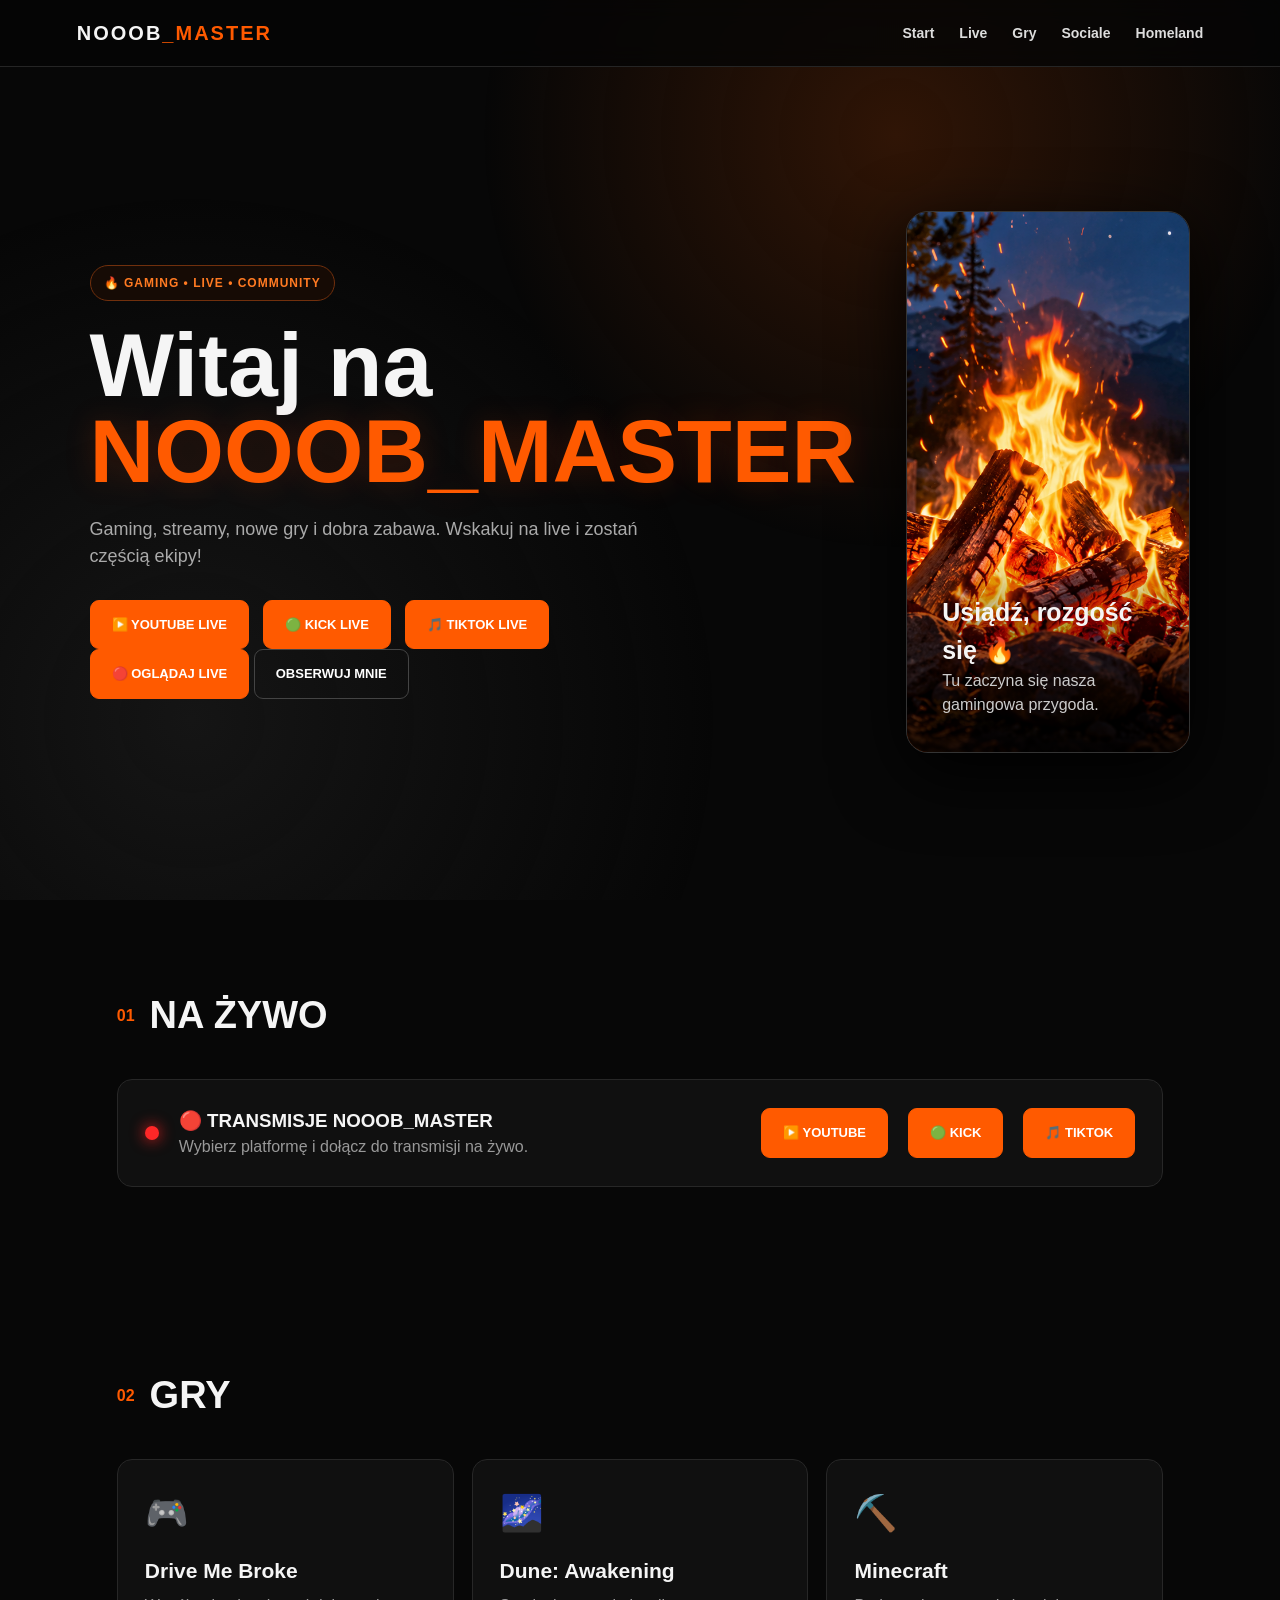
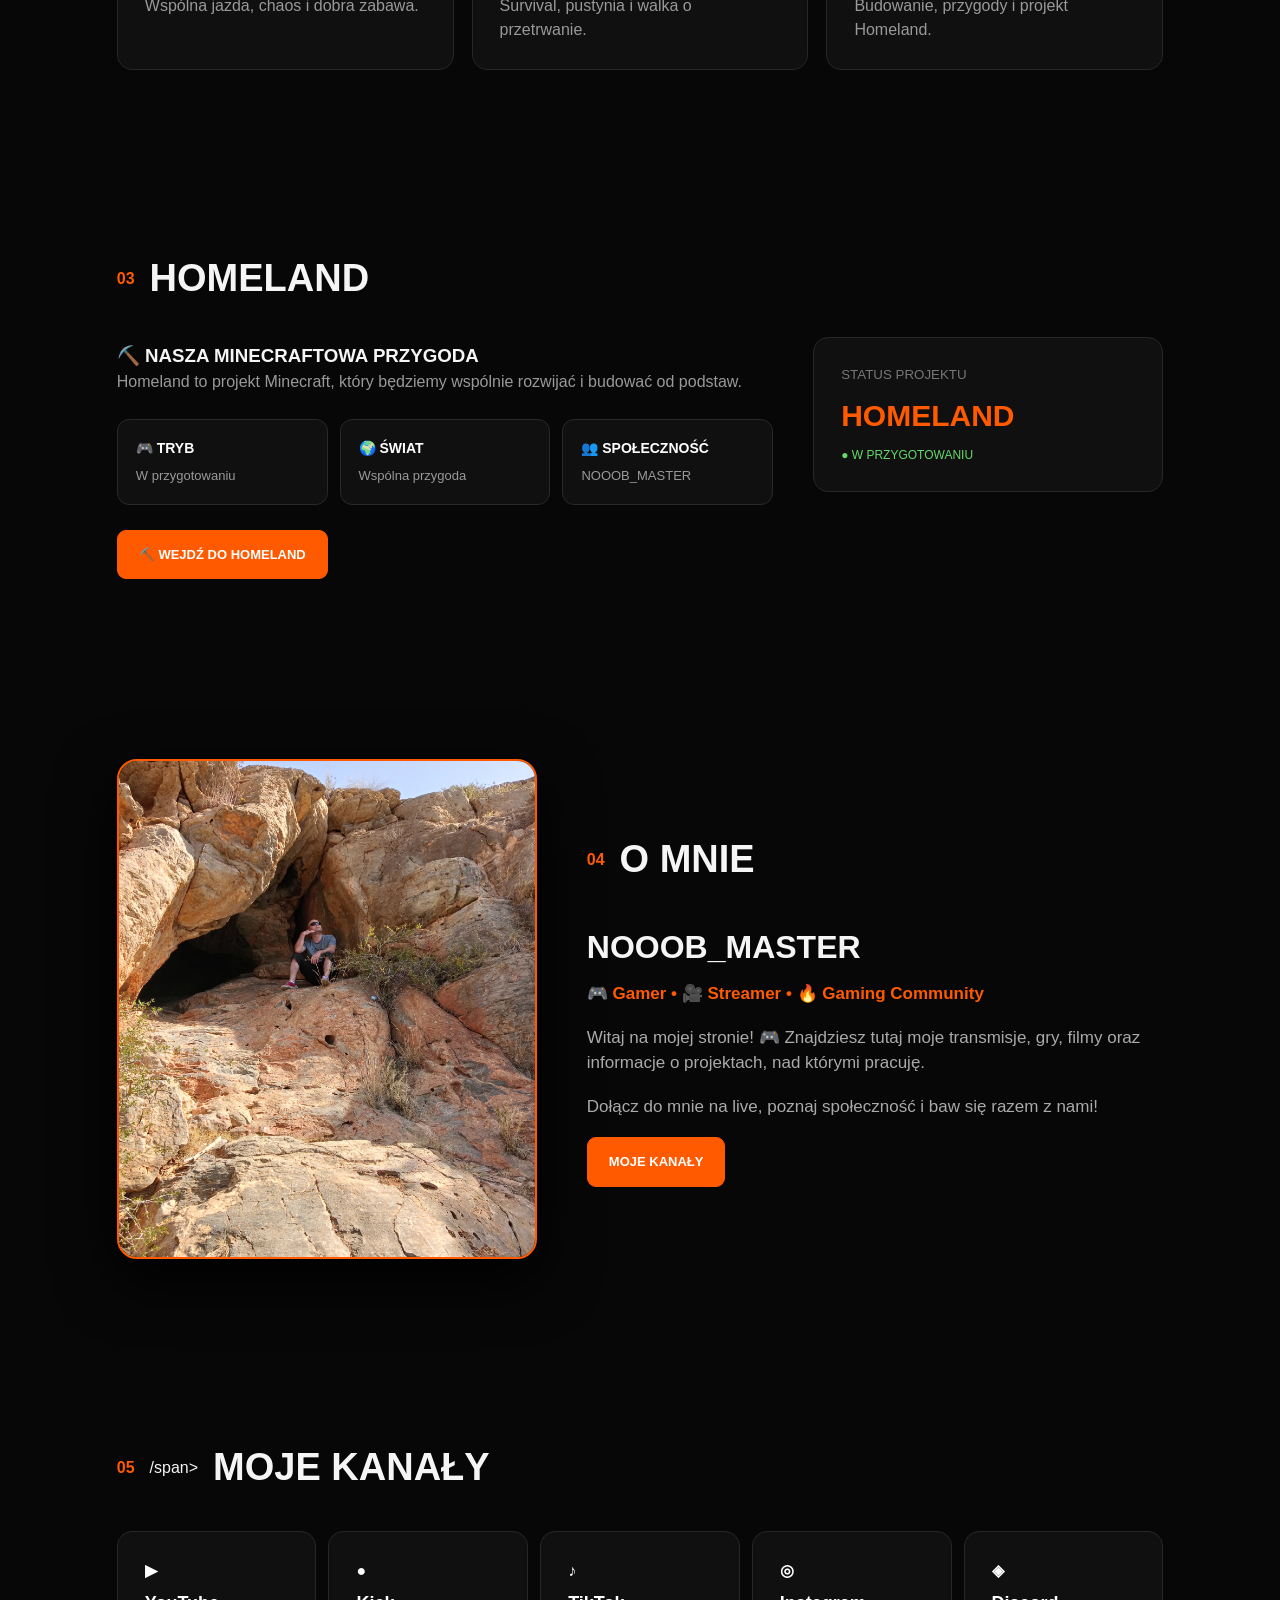
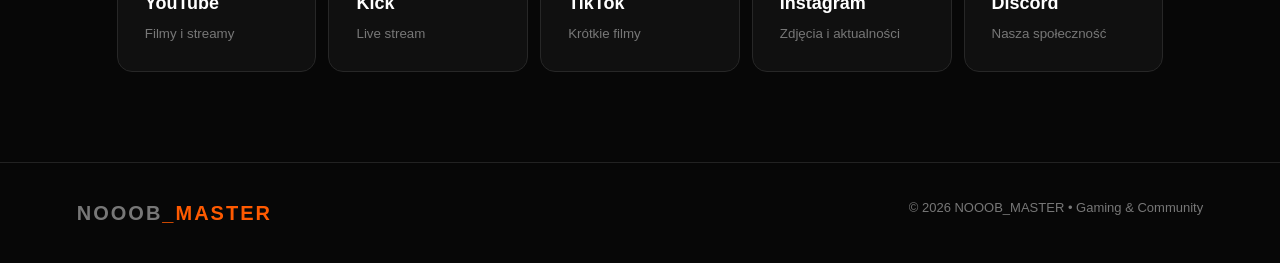
<file: index.html>
<!DOCTYPE html>
<html lang="pl">
<head>
  <meta charset="UTF-8">
  <meta name="viewport" content="width=device-width, initial-scale=1.0">
  <title>NOOOB_MASTER | Gaming</title>
  <meta name="description" content="NOOOB_MASTER – gaming, live streamy, YouTube, Kick, TikTok i Minecraft Homeland.">
  <link rel="stylesheet" href="style.css">
</head>
<body>
  <div class="bg"></div>
  <header class="nav">
    <div class="logo">NOOOB<span>_MASTER</span></div>
    <nav>
      <a href="#home">Start</a>
      <a href="#live">Live</a>
      <a href="#games">Gry</a>
      <a href="#socials">Sociale</a>
      <a href="homeland.html">Homeland</a>
    </nav>
  </header>

  <main id="home">
    <section class="hero">
      <div class="hero-content">
        <div class="badge">🔥 GAMING • LIVE • COMMUNITY</div>
        <h1>Witaj na<br><span>NOOOB_MASTER</span></h1>
        <p>Gaming, streamy, nowe gry i dobra zabawa. Wskakuj na live i zostań częścią ekipy!</p>
        <div class="buttons">
  <a class="btn primary" href="https://www.youtube.com/channel/UCfAyZjpm7jvitspAHiyKhFw" target="_blank">▶️ YOUTUBE LIVE</a>

  <a class="btn primary" href="https://kick.com/noobmaster-polska" target="_blank">🟢 KICK LIVE</a>

  <a class="btn primary" href="https://www.tiktok.com/@noob_master_yt" target="_blank">🎵 TIKTOK LIVE</a>
</div>
          <a class="btn primary" href="#live">🔴 OGLĄDAJ LIVE</a>
          <a class="btn" href="#socials">OBSERWUJ MNIE</a>
        </div>
      </div>
      <div class="fire-card">
        <img src="ognisko.png" alt="Płonące ognisko nad jeziorem">
        <div class="fire-overlay">
          <strong>Usiądź, rozgość się 🔥</strong>
          <span>Tu zaczyna się nasza gamingowa przygoda.</span>
        </div>
      </div>
    </section>

<section id="live" class="section">
  <div class="section-title">
    <span>01</span>
    <h2>NA ŻYWO</h2>
  </div>

  <div class="live-box">
    <div class="live-dot"></div>

    <div>
      <h3>🔴 TRANSMISJE NOOOB_MASTER</h3>
      <p>Wybierz platformę i dołącz do transmisji na żywo.</p>
    </div>

    <a class="btn primary"
       href="https://www.youtube.com/channel/UCfAyZjpm7jvitspAHiyKhFw"
       target="_blank">
       ▶️ YOUTUBE
    </a>

    <a class="btn primary"
       href="https://kick.com/noobmaster-polska"
       target="_blank">
       🟢 KICK
    </a>

    <a class="btn primary"
       href="https://www.tiktok.com/@noob_master_yt"
       target="_blank">
       🎵 TIKTOK
    </a>
  </div>
</section>

    <section id="games" class="section">
      <div class="section-title">
        <span>02</span>
        <h2>GRY</h2>
      </div>
      <div class="cards">
        <article class="card"><div class="icon">🎮</div><h3>Drive Me Broke</h3><p>Wspólna jazda, chaos i dobra zabawa.</p></article>
        <article class="card"><div class="icon">🌌</div><h3>Dune: Awakening</h3><p>Survival, pustynia i walka o przetrwanie.</p></article>
        <article class="card"><div class="icon">⛏️</div><h3>Minecraft</h3><p>Budowanie, przygody i projekt Homeland.</p></article>
      </div>
    </section>

    <section id="homeland" class="section homeland">
  <div>
    <div class="section-title">
      <span>03</span>
      <h2>HOMELAND</h2>
    </div>

    <h3>⛏️ NASZA MINECRAFTOWA PRZYGODA</h3>

    <p>
      Homeland to projekt Minecraft, który będziemy wspólnie rozwijać
      i budować od podstaw.
    </p>

    <div class="homeland-features">
      <div class="homeland-feature">
        <strong>🎮 TRYB</strong>
        <span>W przygotowaniu</span>
      </div>

      <div class="homeland-feature">
        <strong>🌍 ŚWIAT</strong>
        <span>Wspólna przygoda</span>
      </div>

      <div class="homeland-feature">
        <strong>👥 SPOŁECZNOŚĆ</strong>
        <span>NOOOB_MASTER</span>
      </div>
    </div>

<a class="btn primary" href="homeland.html">⛏️ WEJDŹ DO HOMELAND</a>
  </div>

  <div class="server-box">
    <small>STATUS PROJEKTU</small>
    <strong>HOMELAND</strong>
    <span>● W PRZYGOTOWANIU</span>
  </div>
</section>
<section id="about" class="section about">
  <div class="about-photo">
    <img src="profil.jpg" alt="NOOOB_MASTER">
  </div>

  <div class="about-content">
    <div class="section-title">
      <span>04</span>
      <h2>O MNIE</h2>
    </div>

    <h3>NOOOB_MASTER</h3>

    <p class="about-role">
      🎮 Gamer • 🎥 Streamer • 🔥 Gaming Community
    </p>

    <p>
      Witaj na mojej stronie! 🎮
      Znajdziesz tutaj moje transmisje, gry, filmy oraz informacje
      o projektach, nad którymi pracuję.
    </p>

    <p>
      Dołącz do mnie na live, poznaj społeczność i baw się razem z nami!
    </p>

    <a class="btn primary" href="#socials">MOJE KANAŁY</a>
  </div>
</section>
    <section id="socials" class="section">
      <div class="section-title"><span>05</span>/span><h2>MOJE KANAŁY</h2></div>
      <div class="socials">
        <a href="#" class="social">▶ <span>YouTube</span><small>Filmy i streamy</small></a>
        <a href="#" class="social">● <span>Kick</span><small>Live stream</small></a>
        <a href="#" class="social">♪ <span>TikTok</span><small>Krótkie filmy</small></a>
        <a href="https://www.instagram.com/noobmasterytpolska/" class="social" target="_blank">◎ <span>Instagram</span><small>Zdjęcia i aktualności</small></a>
        <a href="#" class="social">◈ <span>Discord</span><small>Nasza społeczność</small></a>
      </div>
    </section>
  </main>

  <footer>
    <div class="logo">NOOOB<span>_MASTER</span></div>
    <p>© 2026 NOOOB_MASTER • Gaming & Community</p>
  </footer>
</body>
</html>
</file>
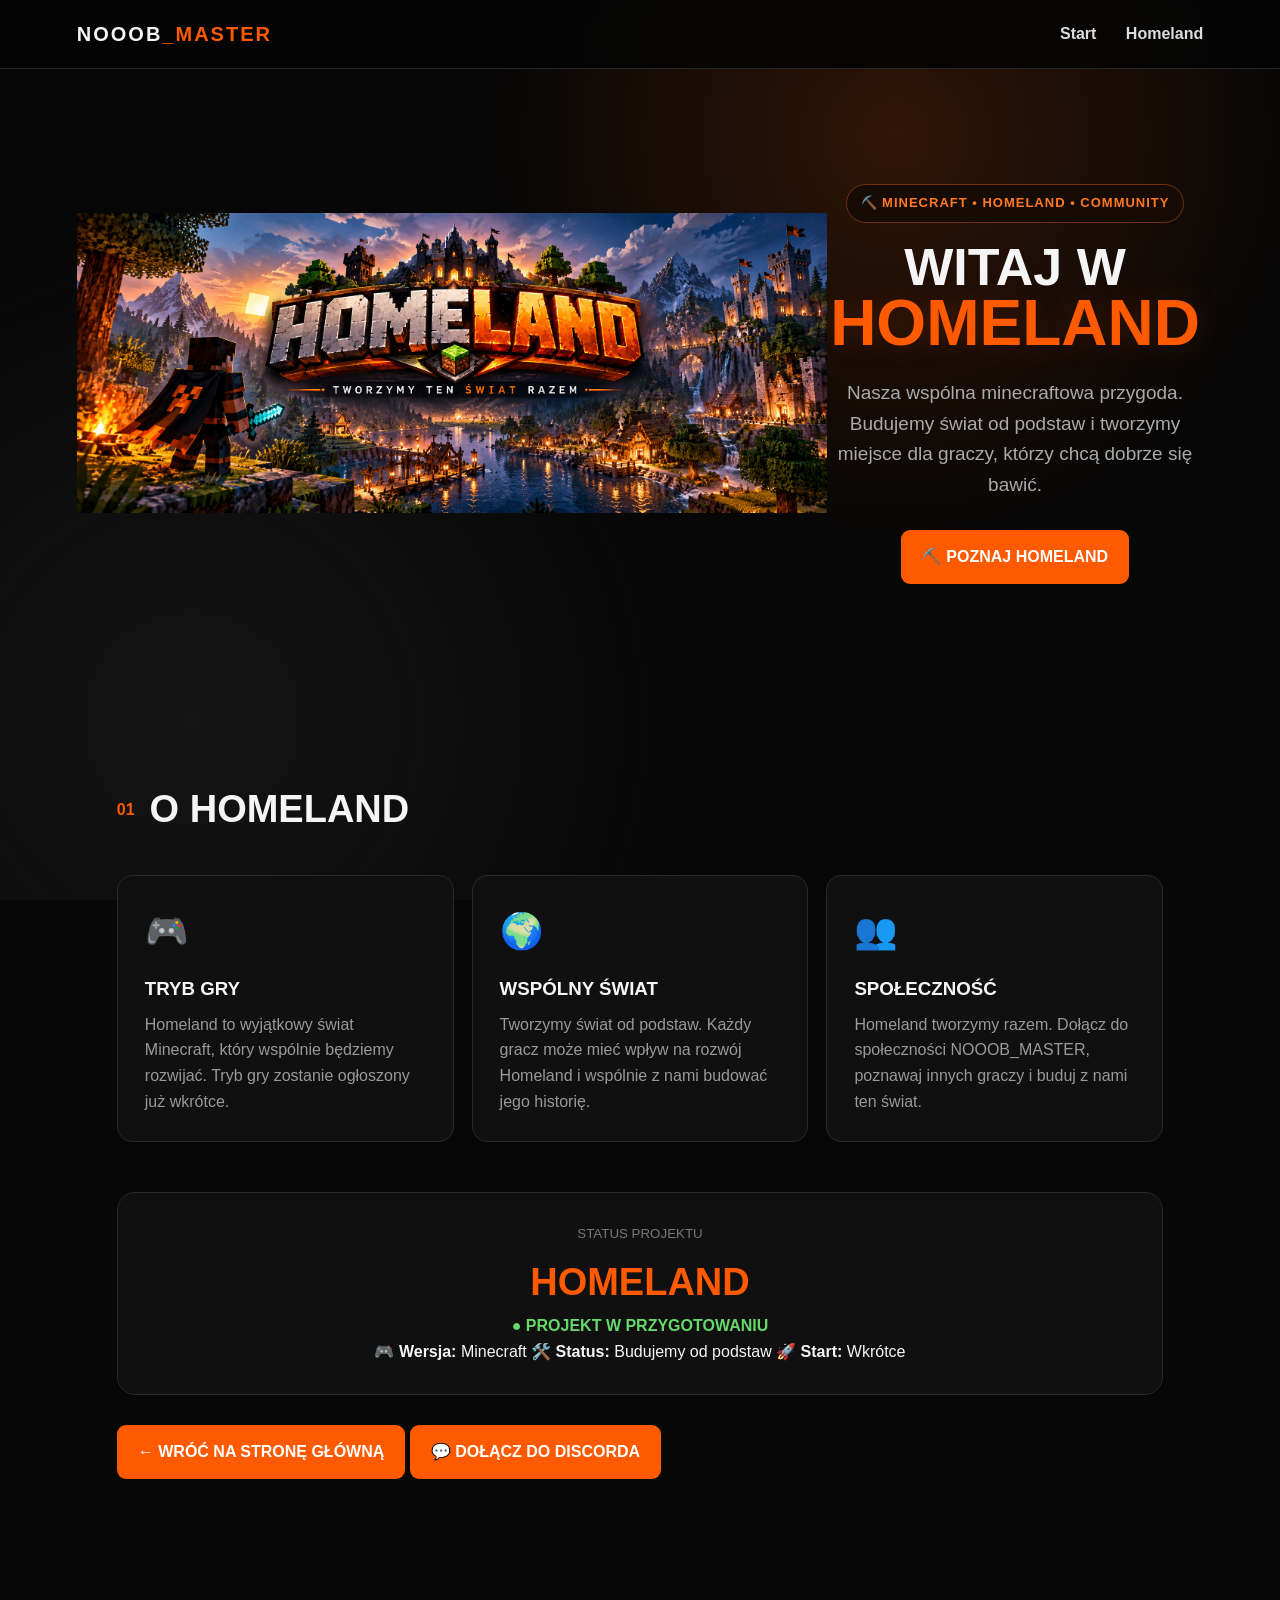
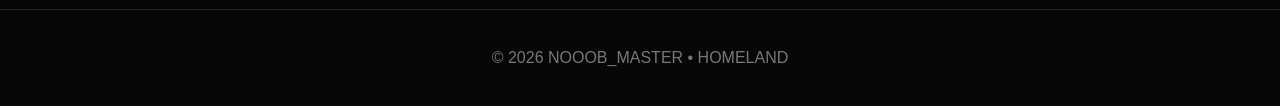
<file: homeland.html>
<!DOCTYPE html>
<html lang="pl">
<head>
  <meta charset="UTF-8">
  <meta name="viewport" content="width=device-width, initial-scale=1.0">

  <title>HOMELAND | NOOOB_MASTER</title>

  <style>
    * {
      box-sizing: border-box;
      margin: 0;
      padding: 0;
    }

    html {
      scroll-behavior: smooth;
    }

    body {
      font-family: Arial, Helvetica, sans-serif;
      background: #070707;
      color: #f5f5f5;
      line-height: 1.6;
    }

    body::before {
      content: "";
      position: fixed;
      inset: 0;
      pointer-events: none;
      background:
        radial-gradient(circle at 70% 15%, #301506 0, transparent 35%),
        radial-gradient(circle at 15% 80%, #151515 0, transparent 40%);
      z-index: -1;
    }

    nav {
      position: sticky;
      top: 0;
      z-index: 10;
      display: flex;
      justify-content: space-between;
      align-items: center;
      padding: 18px 6%;
      background: rgba(5,5,5,.9);
      backdrop-filter: blur(12px);
      border-bottom: 1px solid #252525;
    }

    .logo {
      font-weight: 900;
      letter-spacing: 2px;
      font-size: 20px;
    }

    .logo span {
      color: #ff5a00;
    }

    nav a {
      color: #ddd;
      text-decoration: none;
      margin-left: 25px;
      font-weight: 700;
    }

    nav a:hover {
      color: #ff5a00;
    }

    .hero {
      min-height: 70vh;
      display: flex;
      align-items: center;
      justify-content: center;
      text-align: center;
      padding: 80px 6%;
    }

    .hero-content {
      max-width: 900px;
    }

    .badge {
      display: inline-block;
      padding: 8px 14px;
      border: 1px solid #71300d;
      border-radius: 30px;
      color: #ff7a22;
      background: #160b05;
      font-size: 13px;
      font-weight: 800;
      letter-spacing: 1px;
      margin-bottom: 20px;
    }

    h1 {
      font-size: clamp(50px, 9vw, 110px);
      line-height: .95;
      margin-bottom: 25px;
    }

    h1 span {
      color: #ff5a00;
      text-shadow: 0 0 30px #ff5a002d;
    }

    .hero p {
      color: #aaa;
      font-size: 19px;
      max-width: 700px;
      margin: auto;
    }

    .section {
      max-width: 1200px;
      margin: auto;
      padding: 80px 6%;
    }

    .section-title {
      display: flex;
      align-items: center;
      gap: 15px;
      margin-bottom: 35px;
    }

    .section-title span {
      color: #ff5a00;
      font-weight: 900;
    }

    h2 {
      font-size: 38px;
    }

    .cards {
      display: grid;
      grid-template-columns: repeat(3, 1fr);
      gap: 18px;
    }

    .card {
      background: #101010;
      border: 1px solid #292929;
      border-radius: 15px;
      padding: 27px;
      transition: .2s;
    }

    .card:hover {
      border-color: #ff5a00;
      transform: translateY(-4px);
    }

    .card .icon {
      font-size: 35px;
      margin-bottom: 15px;
    }

    .card h3 {
      margin-bottom: 8px;
    }

    .card p {
      color: #999;
    }

    .status {
      background: #101010;
      border: 1px solid #292929;
      border-radius: 18px;
      padding: 30px;
      margin-top: 50px;
      text-align: center;
    }

    .status small {
      color: #777;
      display: block;
      margin-bottom: 8px;
    }

    .status strong {
      display: block;
      color: #ff5a00;
      font-size: 38px;
    }

    .online {
      color: #65d96a;
      font-weight: 700;
    }

    .btn {
      display: inline-block;
      padding: 14px 21px;
      border-radius: 9px;
      text-decoration: none;
      font-weight: 800;
      margin-top: 30px;
    }

    .primary {
      background: #ff5a00;
      color: white;
    }

    .primary:hover {
      transform: translateY(-2px);
    }

    footer {
      border-top: 1px solid #222;
      padding: 35px 6%;
      color: #777;
      text-align: center;
      margin-top: 50px;
    }

    @media (max-width: 850px) {
      nav {
        display: none;
      }

      .cards {
        grid-template-columns: 1fr;
      }

      .hero {
        padding-top: 60px;
      }
      
.hero {
  display: block !important;
  width: 100% !important;
  max-width: 100% !important;
  margin: 0 !important;
  padding-left: 20px;
  padding-right: 20px;
  box-sizing: border-box;
  overflow: hidden;
}

.homeland-banner {
    display: block !important;
    width: 750px !important;
    max-width: 750px !important;
  margin: 0 auto 35px;
  box-sizing: border-box;
  border-radius: 20px;
  overflow: hidden;
  border: 2px solid #ff5a00;
  box-shadow: 0 20px 70px rgba(0,0,0,.6);
}

.homeland-banner img {
  display: block;
  width: 100%;
  height: 420px;
  object-fit: cover;
}

.hero-content {
  display: block;
  width: 100%;
  max-width: 1200px;
  margin: 0 auto;
  box-sizing: border-box;
}
.homeland-banner {
  width: 100%;
  margin: 0 auto 35px;
  border-radius: 20px;
  overflow: hidden;
  border: 2px solid #ff5a00;
  box-shadow: 0 20px 70px rgba(0,0,0,.6);
}

.homeland-banner img {
  display: block;
  width: 100%;
  height: 420px;
  object-fit: cover;
}
@media (max-width: 850px) {
  .homeland-banner img {
    height: 220px;
  }
}
    }
  </style>
</head>

<body>

  <nav>
    <div class="logo">NOOOB<span>_MASTER</span></div>

    <div>
      <a href="index.html">Start</a>
      <a href="#info">Homeland</a>
    </div>
  </nav>

  <section class="hero">
   <div class="homeland-banner" style="width: 750px !important; max-width: 750px !important; min-width: 0 !important; flex: 0 0 750px !important; align-self: center !important; margin: 0 auto 35px !important;">
  <img src="homeland-banner.png" alt="HOMELAND - NOOOB_MASTER" style="width: 100% !important; height: 300px !important; object-fit: cover !important;">
</div>
    <div class="hero-content">

      <div class="badge">⛏️ MINECRAFT • HOMELAND • COMMUNITY</div>

      <h1 style="font-size: 52px !important; line-height: 0.95 !important;">
    WITAJ W<br>
    <span style="font-size: 64px !important;">HOMELAND</span>
</h1>

      <p>
        Nasza wspólna minecraftowa przygoda.
        Budujemy świat od podstaw i tworzymy miejsce
        dla graczy, którzy chcą dobrze się bawić.
      </p>

      <a class="btn primary" href="#info">
        ⛏️ POZNAJ HOMELAND
      </a>

    </div>
  </section>

  <section id="info" class="section">

    <div class="section-title">
      <span>01</span>
      <h2>O HOMELAND</h2>
    </div>

    <div class="cards">

      <div class="card">
    <div class="icon">🎮</div>
    <h3>TRYB GRY</h3>
    <p>
        Homeland to wyjątkowy świat Minecraft,
        który wspólnie będziemy rozwijać.
        Tryb gry zostanie ogłoszony już wkrótce.
    </p>
</div>

      <div class="card">
    <div class="icon">🌍</div>
    <h3>WSPÓLNY ŚWIAT</h3>
    <p>
        Tworzymy świat od podstaw.
        Każdy gracz może mieć wpływ na rozwój Homeland
        i wspólnie z nami budować jego historię.
    </p>
</div>

      <div class="card">
    <div class="icon">👥</div>
    <h3>SPOŁECZNOŚĆ</h3>
    <p>
        Homeland tworzymy razem.
        Dołącz do społeczności NOOOB_MASTER,
        poznawaj innych graczy i buduj z nami ten świat.
    </p>
</div>

    </div>

    <div class="status">
    <small>STATUS PROJEKTU</small>

    <strong>HOMELAND</strong>

    <span class="online">● PROJEKT W PRZYGOTOWANIU</span>

    <div class="status-info">
        <span><b>🎮 Wersja:</b> Minecraft</span>
        <span><b>🛠️ Status:</b> Budujemy od podstaw</span>
        <span><b>🚀 Start:</b> Wkrótce</span>
    </div>
</div>

    <a class="btn primary" href="index.html">
      ← WRÓĆ NA STRONĘ GŁÓWNĄ
    </a>
<a class="btn primary" href="https://discord.gg/FSYh4bbFnY" target="_blank">
💬 DOŁĄCZ DO DISCORDA
</a>
  </section>

  <footer>
    © 2026 NOOOB_MASTER • HOMELAND
  </footer>

</body>
</html>
</file>
<file: style.css>
*{box-sizing:border-box;margin:0;padding:0}
html{scroll-behavior:smooth}
body{font-family:Arial,Helvetica,sans-serif;background:#070707;color:#f5f5f5;line-height:1.5}
.bg{position:fixed;inset:0;background:radial-gradient(circle at 70% 15%,#301506 0,transparent 35%),radial-gradient(circle at 15% 80%,#151515 0,transparent 40%);pointer-events:none;z-index:-1}
.nav{position:sticky;top:0;z-index:10;display:flex;justify-content:space-between;align-items:center;padding:18px 6%;background:rgba(5,5,5,.82);backdrop-filter:blur(12px);border-bottom:1px solid #252525}
.logo{font-weight:900;letter-spacing:2px;font-size:20px}.logo span{color:#ff5a00}
.nav nav{display:flex;gap:25px}.nav a{color:#ddd;text-decoration:none;font-size:14px;font-weight:700}.nav a:hover{color:#ff6a00}
.hero{min-height:calc(100vh - 70px);display:grid;grid-template-columns:1fr 1fr;gap:50px;align-items:center;padding:70px 7%;max-width:1500px;margin:auto}
.badge{display:inline-block;padding:8px 13px;border:1px solid #71300d;border-radius:30px;color:#ff7a22;background:#160b05;font-size:12px;font-weight:800;letter-spacing:1px}
h1{font-size:clamp(48px,7vw,90px);line-height:.95;margin:22px 0}.hero h1 span{color:#ff5a00;text-shadow:0 0 30px #ff4a002d}
.hero p{max-width:570px;color:#aaa;font-size:18px}
.buttons{display:flex;gap:14px;flex-wrap:wrap;margin-top:30px}.btn{display:inline-block;padding:14px 21px;border:1px solid #444;border-radius:9px;color:#fff;text-decoration:none;font-weight:800;font-size:13px}.btn.primary{background:#ff5a00;border-color:#ff5a00;color:#fff}.btn:hover{transform:translateY(-2px)}
.fire-card{position:relative;border-radius:22px;overflow:hidden;border:1px solid #343434;box-shadow:0 20px 70px #000}.fire-card img{display:block;width:100%;height:540px;object-fit:cover}.fire-overlay{position:absolute;left:0;right:0;bottom:0;padding:35px;background:linear-gradient(transparent,rgba(0,0,0,.9));display:flex;flex-direction:column}.fire-overlay strong{font-size:25px}.fire-overlay span{color:#ccc}
.section{max-width:1200px;margin:0 auto;padding:90px 6%}.section-title{display:flex;align-items:center;gap:15px;margin-bottom:35px}.section-title span{color:#ff5a00;font-weight:900}.section-title h2{font-size:38px}
.cards{display:grid;grid-template-columns:repeat(3,1fr);gap:18px}.card,.live-box,.server-box,.social{background:#101010;border:1px solid #272727;border-radius:15px;padding:27px}.card:hover,.social:hover{border-color:#ff5a00;transform:translateY(-3px);transition:.2s}.icon{font-size:35px;margin-bottom:15px}.card h3{font-size:21px;margin-bottom:8px}.card p,.homeland p,.live-box p{color:#999}
.live-box{display:flex;align-items:center;gap:20px}.live-box>div:nth-child(2){flex:1}.live-dot{width:14px;height:14px;background:#ff2727;border-radius:50%;box-shadow:0 0 15px #f22}
.homeland{display:grid;grid-template-columns:1fr 350px;gap:40px;align-items:center}.homeland p{margin:0 0 25px}.server-box{display:flex;flex-direction:column;gap:8px}.server-box small{color:#777}.server-box strong{font-size:30px;color:#ff5a00}.server-box span{font-size:12px;color:#65d96a}
.socials{display:grid;grid-template-columns:repeat(5,1fr);gap:12px}.social{color:white;text-decoration:none;display:flex;flex-direction:column;gap:7px;font-weight:900}.social span{font-size:18px}.social small{color:#777;font-weight:400}
footer{border-top:1px solid #222;padding:35px 6%;display:flex;justify-content:space-between;color:#777;font-size:13px}
@media(max-width:850px){.nav nav{display:none}.hero{grid-template-columns:1fr;padding-top:45px}.fire-card{order:-1}.fire-card img{height:330px}.cards{grid-template-columns:1fr}.homeland{grid-template-columns:1fr}.socials{grid-template-columns:repeat(2,1fr)}.live-box{flex-wrap:wrap}footer{flex-direction:column;gap:12px}}
.about {
  display: grid;
  grid-template-columns: 420px 1fr;
  gap: 50px;
  align-items: center;
}

.about-photo {
  width: 420px;
  height: 500px;
  overflow: hidden;
  border-radius: 20px;
  border: 2px solid #ff5a00;
  box-shadow: 0 20px 60px #000;
}

.about-photo img {
  width: 100%;
  height: 100%;
  object-fit: cover;
  display: block;
}

.about-content h3 {
  font-size: 32px;
  margin-bottom: 10px;
}

.about-role {
  color: #ff5a00 !important;
  font-weight: 700;
  margin-bottom: 25px;
}

.about-content p {
  color: #aaa;
  font-size: 17px;
  margin-bottom: 18px;
}

@media (max-width: 850px) {
  .about {
    grid-template-columns: 1fr;
  }

  .about-photo {
    width: 100%;
    max-width: 420px;
    height: 450px;
    margin: auto;
  }
}
.homeland-features {
  display: grid;
  grid-template-columns: repeat(3, 1fr);
  gap: 12px;
  margin: 25px 0;
  max-width: 700px;
}

.homeland-feature {
  background: #101010;
  border: 1px solid #292929;
  border-radius: 12px;
  padding: 18px;
  display: flex;
  flex-direction: column;
  gap: 7px;
}

.homeland-feature:hover {
  border-color: #ff5a00;
  transform: translateY(-3px);
  transition: 0.2s;
}

.homeland-feature strong {
  color: #fff;
  font-size: 14px;
}

.homeland-feature span {
  color: #999;
  font-size: 13px;
}

@media (max-width: 850px) {
  .homeland-features {
    grid-template-columns: 1fr;
  }
}
</file>
